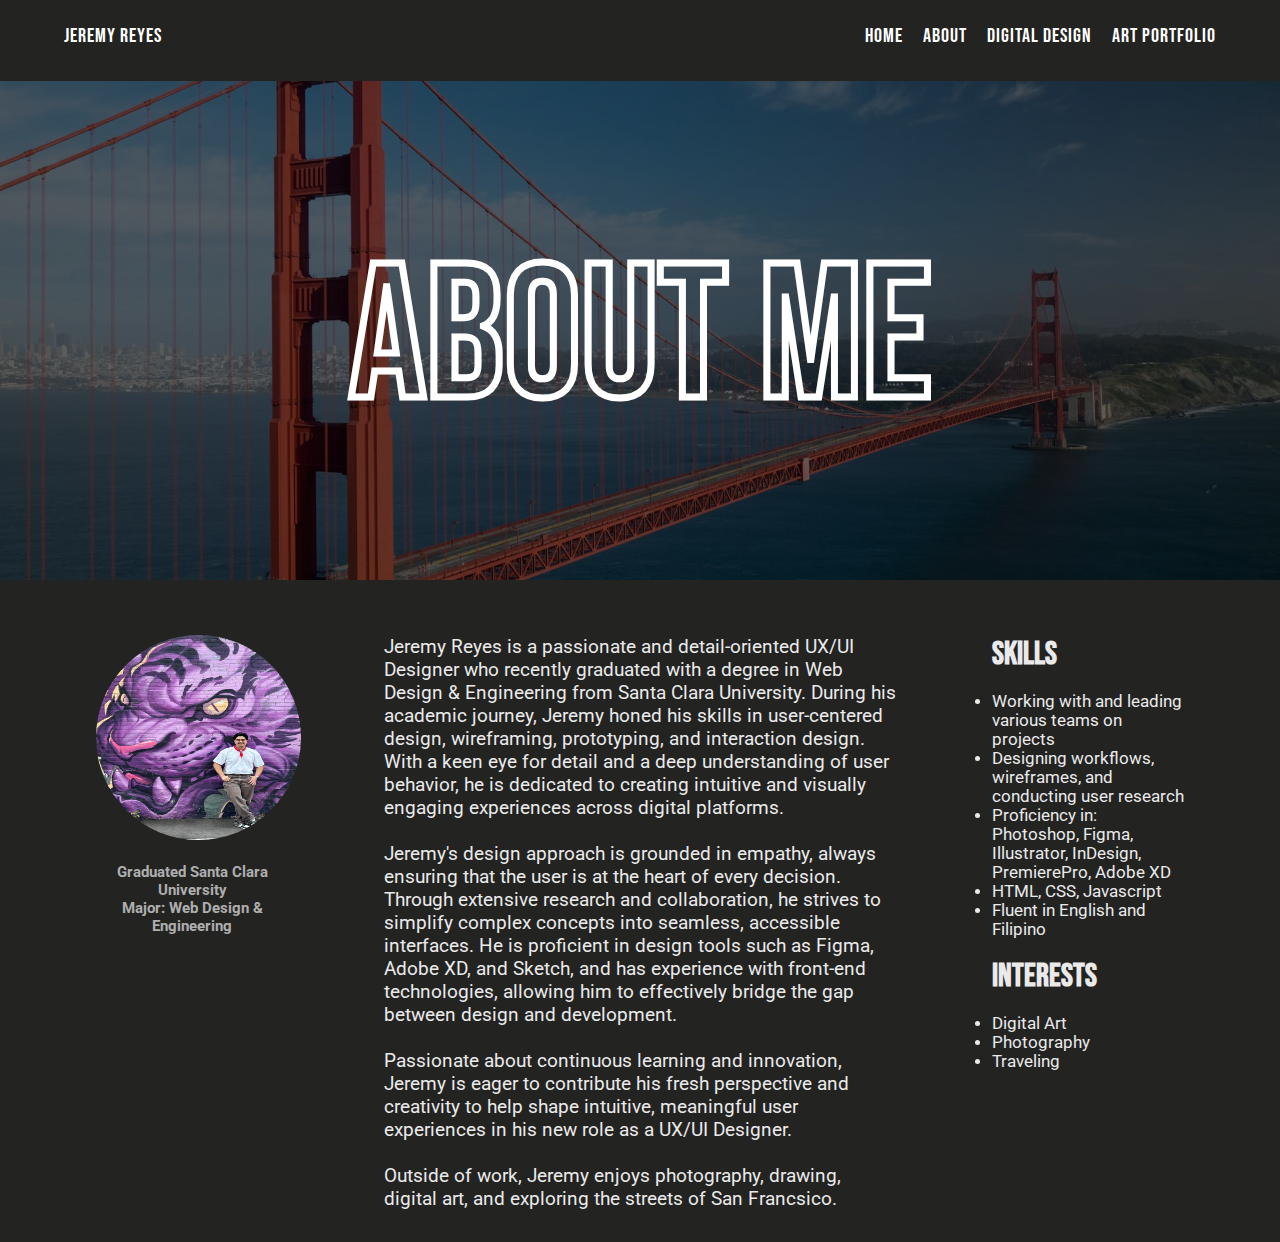
<file: about.html>
<!DOCTYPE html>
<head>
    <meta charset="UTF-8">
    <meta http-equiv="X-UA-Compatible" content="IE=edge">
    <meta name="viewport" content="width=device-width, initial-scale=1.0">
    <title>About Me</title>
    <!--Stylesheets-->
    <link rel="stylesheet" href="style/sitestyle.css">
    <link rel="stylesheet" href="style/pagehead.css">
    <link rel="stylesheet" href="style/about.css">

    <!--Bebas Neue Google Font Embed Code-->
    <link rel="preconnect" href="https://fonts.googleapis.com">
    <link rel="preconnect" href="https://fonts.gstatic.com" crossorigin>
    <link href="https://fonts.googleapis.com/css2?family=Bebas+Neue&family=Roboto:ital,wght@0,100..900;1,100..900&display=swap" rel="stylesheet">
</head>

<body>
    <header class="top-bar">
        <a href="home" class="home">Jeremy Reyes</a>
        
        <div class="navbar">
            <a href="mysite.html">Home</a>
            <a href="about.html">About</a>
            <a href="uxui.html">Digital Design</a>
            <a href="art.html">Art Portfolio</a>
        </div>
    </header>

    <br>

    <div class="pagecontainer">
        <img  class="imghead" src="images/ggb.jpeg">
        <h1 class="giant">About Me</h1>
    </div>

    <div class="aboutflex">
        <div class="minime">
            <img class="circle" src="images/contact.JPG" alt="contact">
            <h2 class="school">Graduated Santa Clara University</h2>
            <h2 class="school">Major: Web Design & Engineering</h2>
        </div>

        <div class="bio">
            <p> Jeremy Reyes is a passionate and detail-oriented UX/UI Designer 
                who recently graduated with a degree in Web Design & Engineering from Santa 
                Clara University. During his academic journey, 
                Jeremy honed his skills in user-centered design, 
                wireframing, prototyping, and interaction design. With a keen eye for 
                detail and a deep understanding of user behavior, 
                he is dedicated to creating intuitive and visually 
                engaging experiences across digital platforms.
            </p>
            <br>
            <p>
                Jeremy's design approach is grounded in empathy, always 
                ensuring that the user is at the heart of every decision. 
                Through extensive research and collaboration, he strives to 
                simplify complex concepts into seamless, accessible interfaces. 
                He is proficient in design tools such as Figma, Adobe XD, and 
                Sketch, and has experience with front-end technologies, 
                allowing him to effectively bridge the gap between design 
                and development.
            </p>
            <br>
            <p>
                Passionate about continuous learning and innovation, 
                Jeremy is eager to contribute his fresh perspective 
                and creativity to help shape intuitive, meaningful 
                user experiences in his new role as a UX/UI Designer.
            </p>
            <br>
            <p>
                Outside of work, Jeremy enjoys photography, drawing, digital art, 
                and exploring the streets of San Francsico.
            </p>
        </div>

        <div class="rightside">
            <h1 class="skills">Skills</h1>
            <br>
            <li>Working with and leading various teams on projects</li>
            <li>Designing workflows, wireframes, and conducting user research</li>
            <li>Proficiency in: Photoshop, Figma, Illustrator, InDesign, PremierePro, Adobe XD</li>
            <li>HTML, CSS, Javascript</li>
            <li>Fluent in English and Filipino</li>
            <br>
            <h1 class="skills">Interests</h1>
            <br>
            <li>Digital Art</li>
            <li>Photography</li>
            <li>Traveling</li>
        </div>
    </div>

</body>
</file>
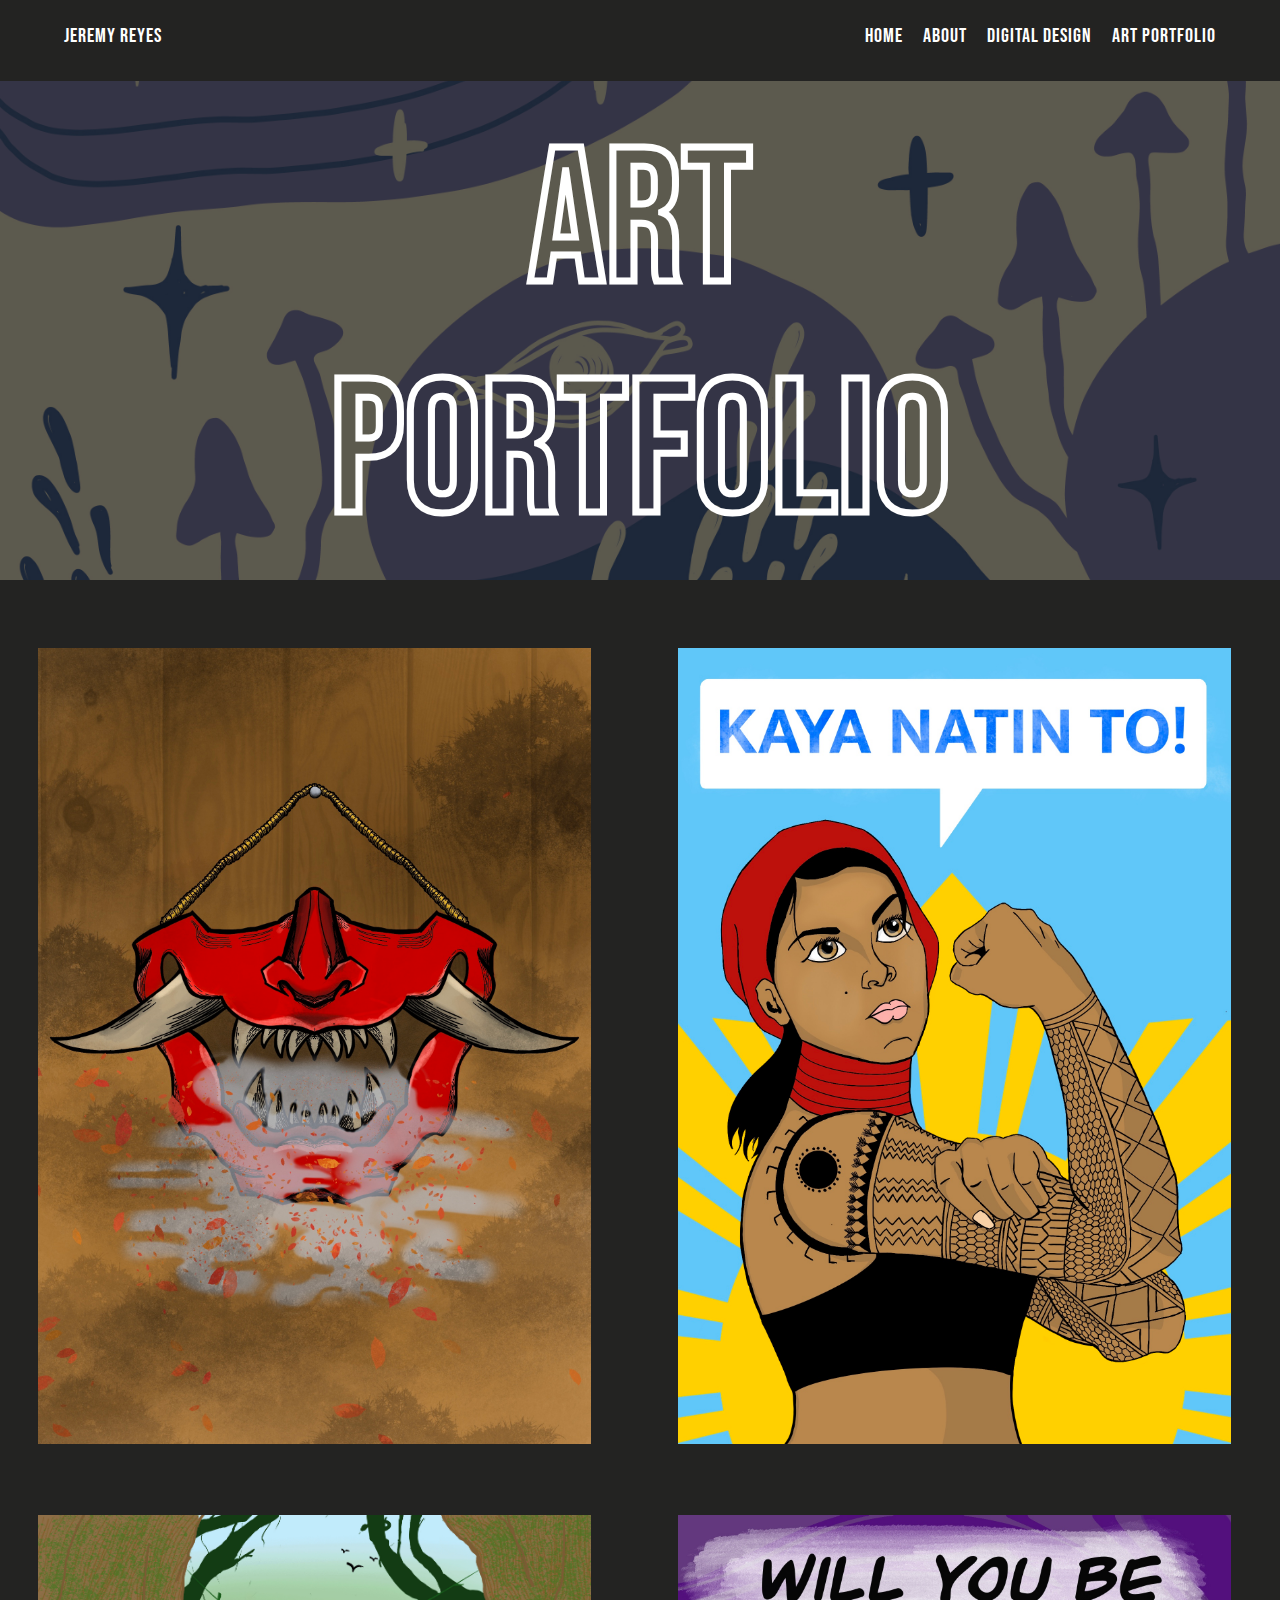
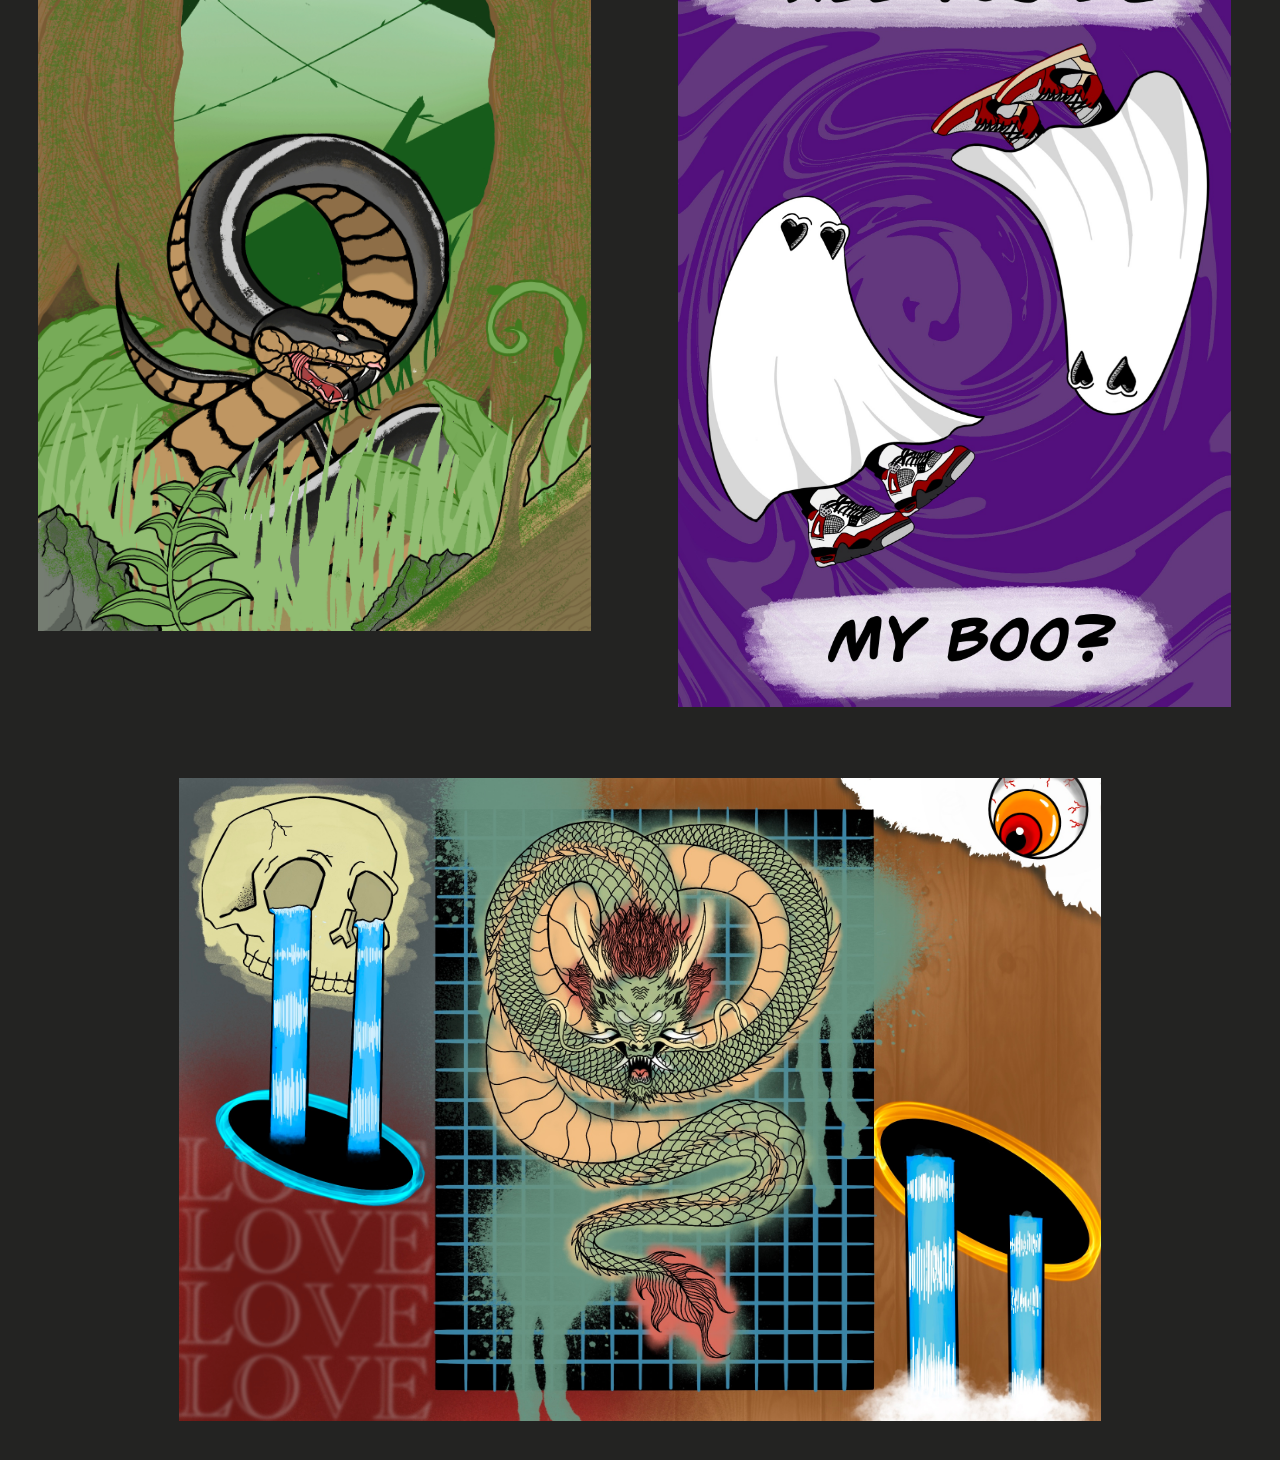
<file: art.html>
<!DOCTYPE html>
<head>
    <meta charset="UTF-8">
    <meta http-equiv="X-UA-Compatible" content="IE=edge">
    <meta name="viewport" content="width=device-width, initial-scale=1.0">
    <title>Art Portfolio</title>
    <!--Stylesheets-->
    <link rel="stylesheet" href="style/sitestyle.css">
    <link rel="stylesheet" href="style/pagehead.css">
    <link rel="stylesheet" href="style/art.css">

    <!--Bebas Neue Google Font Embed Code-->
    <link rel="preconnect" href="https://fonts.googleapis.com">
    <link rel="preconnect" href="https://fonts.gstatic.com" crossorigin>
    <link href="https://fonts.googleapis.com/css2?family=Bebas+Neue&family=Roboto:ital,wght@0,100..900;1,100..900&display=swap" rel="stylesheet">
</head>

<body>
    <header class="top-bar">
        <a href="index.html" class="home">Jeremy Reyes</a>
        
        <div class="navbar">
            <a href="index.html">Home</a>
            <a href="about.html">About</a>
            <a href="uxui.html">Digital Design</a>
            <a href="art.html">Art Portfolio</a>
        </div>
    </header>
    <br>

    <div class="pagecontainer">
        <img class="imghead" src="images/art.jpg">
        <h1 class="giant">Art Portfolio</h1>
    </div>

    <div class="gallery">
        <div class="galleryone">
            <img class="portrait" src="images/artportfolio/Hannya_Mask.jpg">
            <img class="portrait" src="images/artportfolio/Kaya_Natin_To! 2.jpg">
        </div>
        <div class="galleryone">
            <img class="portrait" src="images/artportfolio/Snek.jpg">
            <img class="portrait" src="images/artportfolio/Boo.jpg">
        </div>
        <div class="galleryland">
            <img class="landscape" src="images/artportfolio/Dragon.jpg">
        </div>
    </div>

</body>
</file>
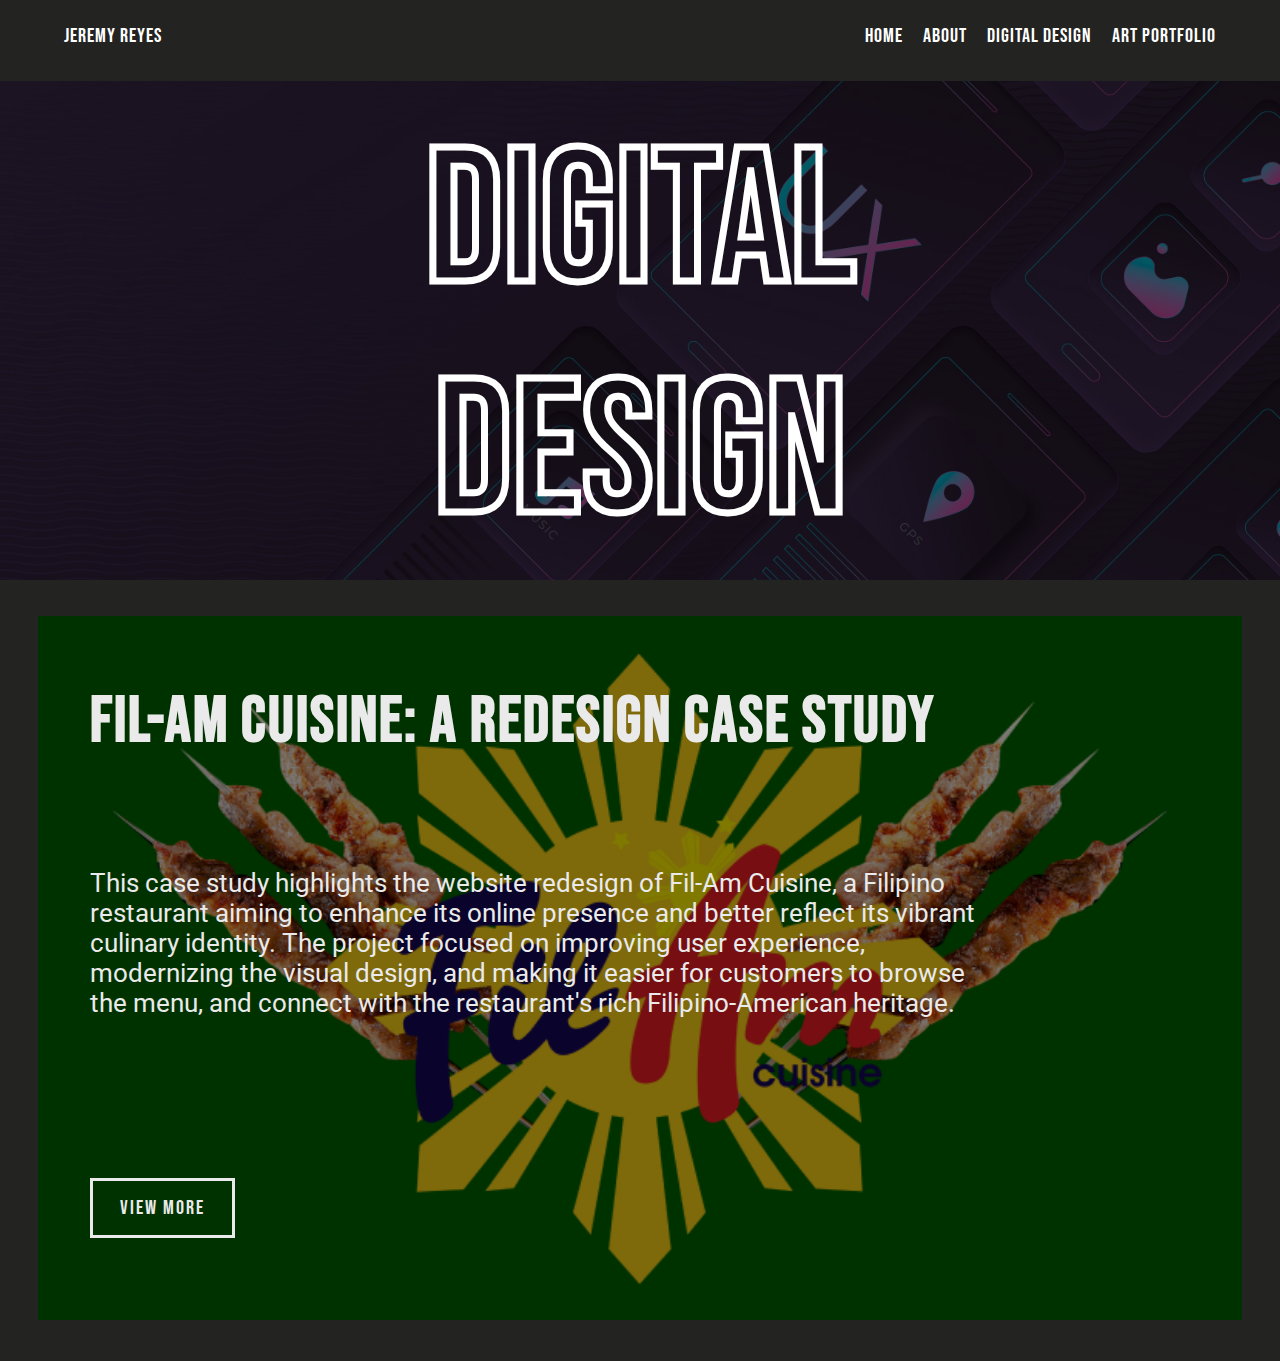
<file: uxui.html>
<!DOCTYPE html>
<head>
    <meta charset="UTF-8">
    <meta http-equiv="X-UA-Compatible" content="IE=edge">
    <meta name="viewport" content="width=device-width, initial-scale=1.0">
    <title>Digital Design</title>
    <!--Stylesheets-->
    <link rel="stylesheet" href="style/sitestyle.css">
    <link rel="stylesheet" href="style/pagehead.css">
    <link rel="stylesheet" href="style/about.css">

    <!--Bebas Neue Google Font Embed Code-->
    <link rel="preconnect" href="https://fonts.googleapis.com">
    <link rel="preconnect" href="https://fonts.gstatic.com" crossorigin>
    <link href="https://fonts.googleapis.com/css2?family=Bebas+Neue&family=Roboto:ital,wght@0,100..900;1,100..900&display=swap" rel="stylesheet">
</head>

<body>
    <header class="top-bar">
        <a href="index.html" class="home">Jeremy Reyes</a>
        
        <div class="navbar">
            <a href="index.html">Home</a>
            <a href="about.html">About</a>
            <a href="uxui.html">Digital Design</a>
            <a href="art.html">Art Portfolio</a>
        </div>
    </header>
    <br>

    <div class="pagecontainer">
        <img class="imghead" src="images/uxui.jpg">
        <h1 class="giant">Digital Design</h1>
    </div>

    <div class="homecontain">
        <img class="imghome" src="FilAm/assets/Loading_Final.png">
        <h1 class="title">Fil-Am Cuisine: A Redesign Case Study</h1>
        <p class="summary">
            This case study highlights the website redesign of Fil-Am Cuisine, 
            a Filipino restaurant aiming to enhance its online presence and better 
            reflect its vibrant culinary identity. The project focused on 
            improving user experience, modernizing the visual design, 
            and making it easier for customers to browse the menu, 
            and connect with the restaurant's rich Filipino-American heritage.
        </p>
        <a href="about.html">
            <button class="explore">View More</button>
        </a>
    </div>


</body>
</file>
<file: style/sitestyle.css>
*{
    margin: 0%;
    padding: 0%;
    box-sizing: border-box;
}

body{
    margin: 0;
    background-color: #232322;
    color: white;
}

a{
    text-decoration: none;
    padding: 10px;
    color: white;
}

.home{
    font-size: 20px;
}

/* Top Navigation Bar */
.top-bar{
    font-family: "Bebas Neue", serif;
    font-size: 20px;
    font-weight: lighter;
    letter-spacing: 1px;
    display: flex;
    justify-content: space-between;
    top: -9px;
    left: 0;
    height: 90px;
    width: 100%;
    padding: 15px 4.2%;
    margin-top: -10px;
    align-items: center;
    z-index: 100;
    overflow: hidden;
    position: sticky;
    background-color: #232322;
}

.navbar{
    display: flex;
    justify-content: space-around;
}

/* Intro Page with name and photo */
.flex{
    display: flex;
    justify-content: space-between;
    align-items: center;
    padding-bottom: 30px;
}

.text-intro{
    display: flex;
    flex-direction: column;
    padding-left: 0px;
    width: 50%;
    flex-shrink: 0;
}

.hello{
    color: #EAEAEA;
    font-family: "Bebas Neue", serif;
    font-size: 7vw;
    font-style: normal;
    font-weight: lighter;
    line-height: normal;
    margin-bottom: 10%;
    padding-left: 10%;
}

hr{
    display: block;
    border: 2px solid #EAEAEA;
    width: 60vw;
    margin-top: -10px;
    margin-bottom: 20px;
    padding-left: -100px;
    margin-left: -20%;
}

.opener{
    color: #aeaeae;
    font-family: "Roboto", serif;
    font-size: 2vw;
    font-style: normal;
    font-weight: normal;
    line-height: normal;
    padding-top: 6%;
    padding-left: 10%;
}

.portrait{
    width: 45%;
    height: 65%;
    padding-right: 5%;
    padding-bottom: 20px;
}

/* Different Cointainer Segments */
.homecontain{
    position: relative;
    text-align: center;
    color: #232322;
    padding-left: 3%;
    padding-right: 3%;
    padding-top: 0.5%;
    padding-bottom: 0.5%;
}

.imghome{
    height: 55vw;
    width: 100%;
    filter: brightness(50%);
    object-fit: cover;
}

.title{
    position: absolute;
    left: 7%;
    top: 10%;
    color: #EAEAEA;
    font-family: "Bebas Neue", serif;
    font-size: 5vw;
    letter-spacing: 2px;
}


.summary{
    position: absolute;
    left: 7%;
    top: 35%;
    font-family: "Roboto", serif;
    font-size: 2vw;
    font-style: normal;
    font-weight: normal;
    line-height: normal;
    color: #EAEAEA;
    width: 70%;
    text-align: left;
}

.explore{
    position: absolute;
    left: 7%;
    bottom: 15%;
    background-color: transparent;
    border: 3px solid #EAEAEA;
    padding: 15px 27px;
    text-align: center;
    text-decoration: none;
    display: inline-block;
    font-size: 16px;
    transition-duration: 0.4s;
    cursor: pointer;
    font-family: "Bebas Neue", serif;
    color: #EAEAEA;
    font-size: 20px;
    letter-spacing: 2px;
}

.explore:hover{
    background-color: #EAEAEA;
    color: #232322;
}

.copyright{
    display: flex;
    padding-left: 3%;
    padding-right: 3%;
    padding-bottom: 1%;
    padding-top: 1%;
    justify-content: space-between;
    flex-direction: row;
    flex-wrap: wrap;
    margin-top: -10px;
}

.trademark{
    font-family: "Roboto", serif;
    font-size: 1vw;
    color: #aeaeae;
}

.icons{
    display: flex;
    justify-content: space-around;
    top: -50%;
    margin-top: -20px;
}

.icon{
    width: 30px;
    height: 30px;
    margin: 3px;
}
</file>
<file: style/pagehead.css>
/* Page Header */
.pagecontainer{
    position: relative;
    text-align: center;
    color: #232322;
    margin-top: -30px;
    padding-bottom: 2%;
}

.imghead{
    width: 100%;
    height: 40vw;
    filter: brightness(40%);
    object-fit: cover;
}

.giant{
    font-family: "Bebas Neue", serif;
    color: transparent;
    font-size: 15vw;
    -webkit-text-fill-color: transparent;
    -webkit-text-stroke-width: 1px;
    -webkit-text-stroke-color: white;
    position: absolute;
    top: 50%;
    left: 50%;
    transform: translate(-50%,-50%);
}
</file>
<file: style/about.css>
/* Flex Boxes split into three columns */
.aboutflex{
    display: flex;
    justify-content: space-evenly;
    margin-top: 2vw;
    margin-bottom: 2.5vw;
}

.minime{
    flex-direction: column;
    width: 15vw;
}

.circle{
    width: 16vw;
    height: 16vw;
    position: relative;
    overflow: hidden;
    border-radius: 50%;
    margin-bottom: 1.5vw;
}

img{
    display: inline;
    margin: 0 auto;
    height: 100%;
    width: auto;
}

.school{
    color: #aeaeae;
    font-family: "Roboto", serif;
    font-size: 1.2vw;
    text-align: center;
}

.bio{
    flex-direction: column;
    color: #EAEAEA;
    font-family: "Roboto", serif;
    font-size: 1.5vw;
    text-align: left;
    width: 40vw;
}

.rightside{
    flex-direction: column;
    width: 15vw;
}

.skills{
    color: #EAEAEA;
    font-family: "Bebas Neue", serif;
    font-size: 2.5vw;

}

li{
    color: #EAEAEA;
    font-family: "Roboto", serif;
    font-size: 1.3vw;
}
</file>
<file: style/art.css>
.gallery{
    display: flex;
    justify-content: center;
    flex-direction: column;
    margin: 1vw;
}

.galleryone{
    display: flex;
    flex-direction: row;
    margin: 1vw;
}
.galleryland{
    display: flex;
    justify-content: center;
    margin: 1vw;
}

.portrait{
    width: 50%;
    height: 50%;
    object-fit: cover;
    margin: 1vw;
}

.landscape{
    height: 75%;
    width: 75%;
    object-fit: cover;
    margin: 1vw;
}
</file>
